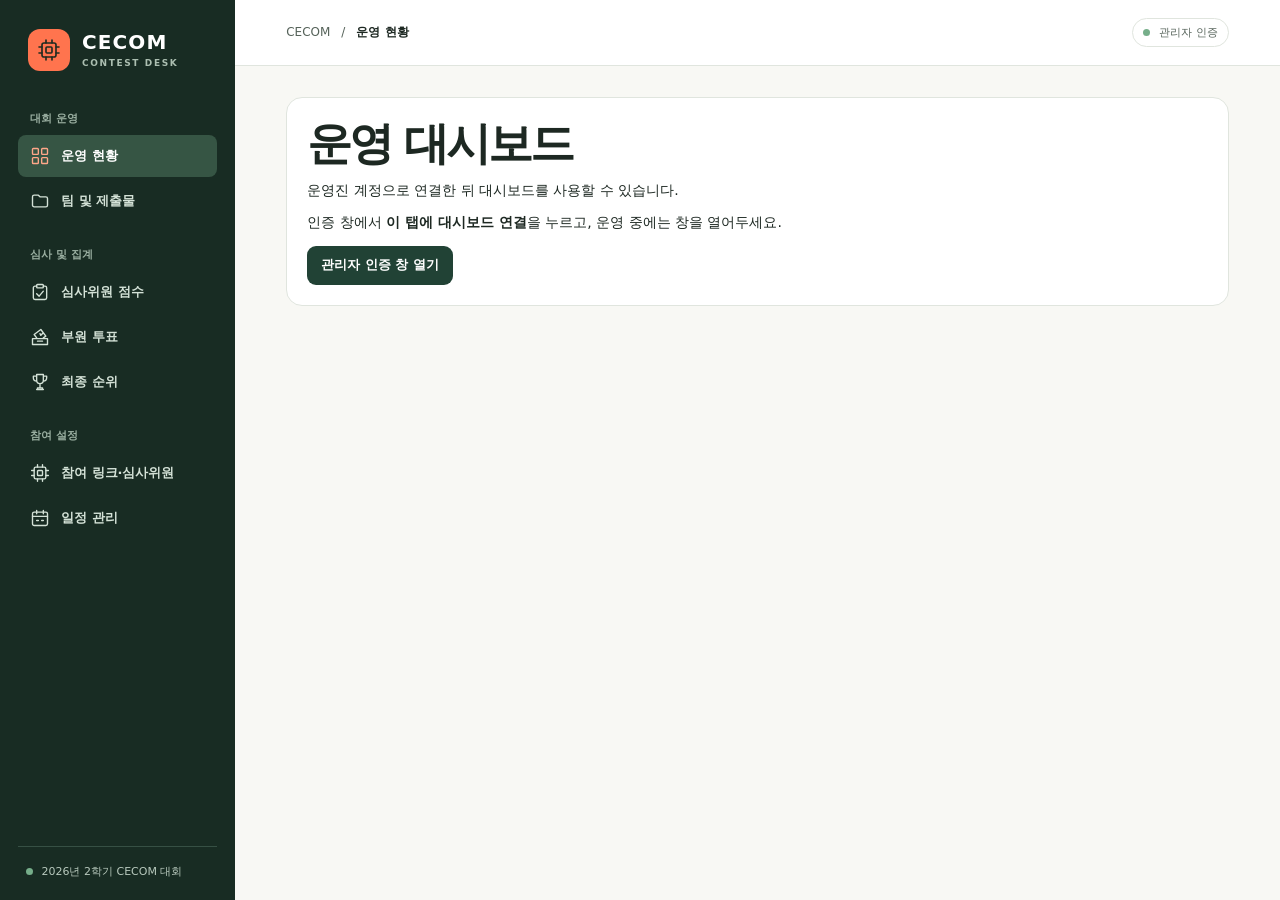
<file: docs/dashboard/index.html>
<!doctype html>
<html lang="ko">
<head>
  <meta charset="utf-8">
  <meta name="viewport" content="width=device-width, initial-scale=1">
  <meta name="description" content="CECOM 아두이노로 쓸데없는 물건 만들기 대회 운영 대시보드">
  <meta name="referrer" content="no-referrer">
  <meta http-equiv="Content-Security-Policy" content="default-src 'none'; script-src 'self'; style-src 'self'; img-src 'self' data:; base-uri 'none'; form-action 'none'">
  <title>CECOM 대회 운영 대시보드</title>
  <link rel="stylesheet" href="./style.css?v=8641dabe55f3">
  <script type="module" src="./app.js?v=20210d24bc4e"></script>
</head>
<body>
  <svg class="symbols" xmlns="http://www.w3.org/2000/svg">
    <symbol id="chip" viewBox="0 0 24 24"><rect x="5" y="5" width="14" height="14" rx="2"/><rect x="9" y="9" width="6" height="6" rx="1"/><path d="M9 2v3m6-3v3M9 19v3m6-3v3M2 9h3m-3 6h3m14-6h3m-3 6h3"/></symbol>
    <symbol id="grid" viewBox="0 0 24 24"><rect x="3" y="3" width="7" height="7" rx="1"/><rect x="14" y="3" width="7" height="7" rx="1"/><rect x="3" y="14" width="7" height="7" rx="1"/><rect x="14" y="14" width="7" height="7" rx="1"/></symbol>
    <symbol id="folder" viewBox="0 0 24 24"><path d="M3 7a2 2 0 0 1 2-2h5l2 2h7a2 2 0 0 1 2 2v8a2 2 0 0 1-2 2H5a2 2 0 0 1-2-2Z"/></symbol>
    <symbol id="clipboard" viewBox="0 0 24 24"><rect x="8" y="3" width="8" height="4" rx="1"/><path d="M8 5H6a2 2 0 0 0-2 2v12a2 2 0 0 0 2 2h12a2 2 0 0 0 2-2V7a2 2 0 0 0-2-2h-2M8 14l3 3 5-6"/></symbol>
    <symbol id="vote" viewBox="0 0 24 24"><path d="M8 13 5 9l8-6 6 8-3 2m-13 1h18v7H3zm6 3h6m-3-9 1 2 3-3"/></symbol>
    <symbol id="trophy" viewBox="0 0 24 24"><path d="M8 3h8v7a4 4 0 0 1-8 0zm0 2H4v2a4 4 0 0 0 4 4m8-6h4v2a4 4 0 0 1-4 4m-4 3v5m-4 2h8m-7 0v-2h6v2"/></symbol>
    <symbol id="calendar" viewBox="0 0 24 24"><rect x="3" y="5" width="18" height="16" rx="2"/><path d="M16 3v4M8 3v4M3 10h18m-13 5h2m4 0h2"/></symbol>
    <symbol id="plus" viewBox="0 0 24 24"><path d="M12 5v14M5 12h14"/></symbol>
    <symbol id="arrow" viewBox="0 0 24 24"><path d="M5 12h14m-6-6 6 6-6 6"/></symbol>
    <symbol id="file" viewBox="0 0 24 24"><path d="M6 3h8l4 4v14H6zm8 0v5h4m-9 5h6m-6 4h6"/></symbol>
    <symbol id="play" viewBox="0 0 24 24"><rect x="3" y="5" width="18" height="14" rx="3"/><path d="m10 9 5 3-5 3z"/></symbol>
    <symbol id="close" viewBox="0 0 24 24"><path d="m6 6 12 12m0-12L6 18"/></symbol>
  </svg>
  <div class="layout">
    <aside class="sidebar">
      <a class="brand" href="#overview"><span class="brand-mark"><svg><use href="#chip"/></svg></span><span><strong>CECOM</strong><small>CONTEST DESK</small></span></a>
      <nav aria-label="대시보드 메뉴">
        <p>대회 운영</p>
        <a href="#overview" data-view="overview"><svg><use href="#grid"/></svg>운영 현황</a>
        <a href="#teams" data-view="teams"><svg><use href="#folder"/></svg>팀 및 제출물</a>
        <p>심사 및 집계</p>
        <a href="#judging" data-view="judging"><svg><use href="#clipboard"/></svg>심사위원 점수</a>
        <a href="#votes" data-view="votes"><svg><use href="#vote"/></svg>부원 투표</a>
        <a href="#ranking" data-view="ranking"><svg><use href="#trophy"/></svg>최종 순위</a>
        <p>참여 설정</p>
        <a href="#participation" data-view="participation"><svg><use href="#chip"/></svg>참여 링크·심사위원</a>
        <a href="#settings" data-view="settings"><svg><use href="#calendar"/></svg>일정 관리</a>
      </nav>
      <div class="sidebar-foot"><span></span> 2026년 2학기 CECOM 대회</div>
    </aside>
    <div class="workspace">
      <header class="top"><div><span>CECOM</span><span class="slash">/</span><strong id="crumb">운영 현황</strong></div><button class="sync" id="refresh" type="button"><i></i><span id="sync-text">불러오는 중</span></button></header>
      <main id="main" aria-busy="true"><div class="loading">대시보드를 불러오는 중입니다.</div></main>
    </div>
  </div>
  <dialog id="dialog"><div id="dialog-content"></div></dialog>
  <div id="toast" role="status" aria-live="polite"></div>
</body>
</html>
</file>
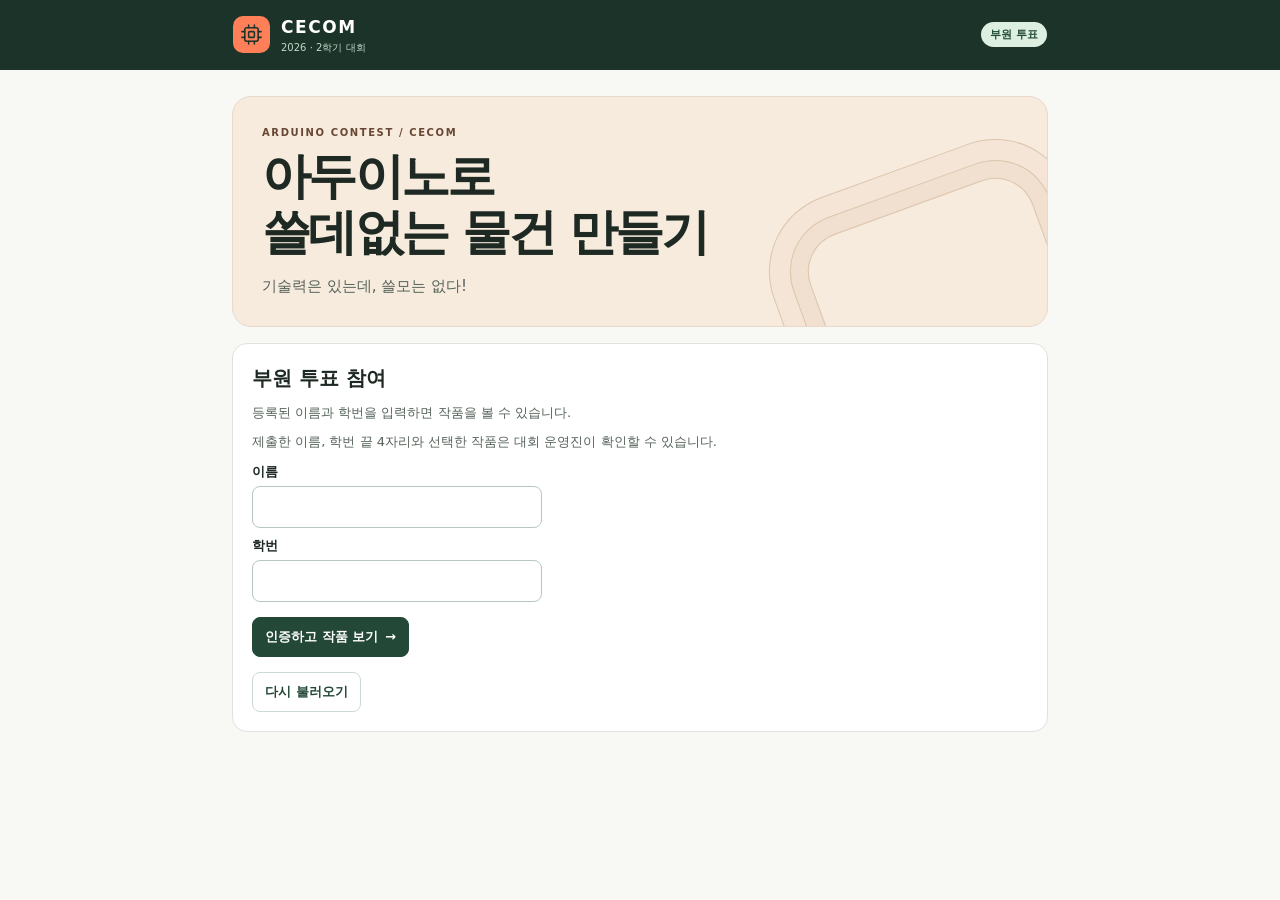
<file: docs/vote/index.html>
<!doctype html>
<html lang="ko">
<head>
  <meta charset="utf-8">
  <meta name="viewport" content="width=device-width, initial-scale=1">
  <meta name="description" content="CECOM 아두이노로 쓸데없는 물건 만들기 대회 부원 투표">
  <meta name="referrer" content="no-referrer">
  <meta http-equiv="Content-Security-Policy" content="default-src 'none'; script-src 'self'; style-src 'self'; connect-src https://cecom-arduino-contest-26-vote.calmhinny34.chatgpt.site; base-uri 'none'; form-action 'none'">
  <title>부원 투표 · CECOM 아두이노 대회</title>
  <link rel="stylesheet" href="./style.css">
  <script type="module" src="./app.js"></script>
</head>
<body data-role="vote">
  <header><div class="bar"><div class="brand"><span class="chip" aria-hidden="true"><svg viewBox="0 0 24 24"><rect x="5" y="5" width="14" height="14" rx="2"/><rect x="9" y="9" width="6" height="6" rx="1"/><path d="M9 2v3m6-3v3M9 19v3m6-3v3M2 9h3m-3 6h3m14-6h3m-3 6h3"/></svg></span><div><strong>CECOM</strong><small>2026 · 2학기 대회</small></div></div><span class="tag">부원 투표</span></div></header>
  <main>
    <section class="hero"><p class="eyebrow">ARDUINO CONTEST / CECOM</p><h1>아두이노로<br>쓸데없는 물건 만들기</h1><p>기술력은 있는데, 쓸모는 없다!</p></section>
    <section id="entry" class="panel">
      <h2 id="entry-title">부원 투표 참여</h2>
      <p id="entry-help" class="muted">부원 인증을 준비하고 있습니다.</p>
      <p class="muted">제출한 이름, 학번 끝 4자리와 선택한 작품은 대회 운영진이 확인할 수 있습니다.</p>
      <form id="gate" method="post" autocomplete="off" hidden>
        <label for="voter-name">이름</label>
        <div class="gate-row"><input id="voter-name" name="voterName" type="text" maxlength="50" required></div>
        <label for="student-id">학번</label>
        <div class="gate-row"><input id="student-id" name="studentId" type="password" inputmode="numeric" pattern="[0-9]{7,12}" minlength="7" maxlength="12" required></div>
        <div class="vote-action"><button>인증하고 작품 보기 <span aria-hidden="true">→</span></button></div>
      </form>
      <button id="entry-reload" type="button" class="secondary" hidden>다시 불러오기</button>
      <p id="entry-error" class="error" role="alert"></p>
    </section>
    <div id="content" hidden></div>
    <div id="notice" role="status" aria-live="polite"></div>
  </main>
</body>
</html>
</file>
<file: docs/dashboard/style.css>
:root{--paper:#f8f8f4;--white:#fff;--ink:#1d2822;--muted:#56635a;--line:#e0e5de;--green:#214235;--mint:#e5f1e9;--orange:#ff744e;--apricot:#fff0e8;--dark:#182c23;--radius:16px;font-family:"Pretendard","Noto Sans KR","Apple SD Gothic Neo","Malgun Gothic",system-ui,sans-serif;color:var(--ink);background:var(--paper);font-size:14px}
*{box-sizing:border-box}body{margin:0}a{color:inherit;text-decoration:none}button,input,select{font:inherit}button{cursor:pointer}button:disabled{opacity:.55;cursor:wait}svg{width:20px;height:20px;stroke:currentColor;stroke-width:1.65;stroke-linecap:round;stroke-linejoin:round;fill:none;vertical-align:middle}.symbols{position:absolute;width:0;height:0;overflow:hidden}
.layout{display:grid;grid-template-columns:235px minmax(0,1fr);min-height:100vh}.sidebar{position:sticky;top:0;height:100vh;background:var(--dark);color:#d4e2d7;padding:29px 18px 21px;display:flex;flex-direction:column}.brand{display:flex;align-items:center;gap:12px;padding:0 10px;margin-bottom:40px;color:#fff}.brand-mark{width:42px;height:42px;display:grid;place-items:center;background:var(--orange);color:#202b21;border-radius:12px}.brand-mark svg{width:24px;height:24px}.brand strong,.brand small{display:block}.brand strong{letter-spacing:.055em;font-size:20px;line-height:1.05}.brand small{font-size:9px;letter-spacing:.18em;color:#acbfb1;margin-top:5px;font-weight:750}
nav p{margin:0 12px 9px;font-size:11px;font-weight:700;color:#9aafa1}nav a{display:flex;align-items:center;gap:11px;margin:3px 0;padding:11px 12px;border-radius:8px;font-weight:650;font-size:13px;min-height:42px}nav a:hover{background:#294236}nav a[aria-current=page]{background:#365544;color:white}nav a[aria-current=page] svg{color:#ffa789}nav p:not(:first-child){margin-top:25px}.sidebar-foot{margin-top:auto;padding:17px 8px 0;border-top:1px solid #365044;font-size:11px;color:#b8c9bd}.sidebar-foot span,.sync i{display:inline-block;width:7px;height:7px;border-radius:50%;background:#76ae8a;margin-right:5px}
.top{height:66px;background:#fff;display:flex;align-items:center;justify-content:space-between;gap:12px;padding:0 clamp(22px,4vw,57px);border-bottom:1px solid var(--line);font-size:12px}.top span{color:var(--muted)}.slash{margin:0 11px;color:#818b81}.sync{display:inline-flex;align-items:center;gap:4px;border:1px solid var(--line);background:white;border-radius:20px;padding:6px 10px;font-size:11px;white-space:nowrap}.sync.error i{background:#ce633d}.sync:hover{border-color:#90a59a}
main{max-width:1400px;margin:0 auto;padding:31px clamp(22px,4vw,57px) 48px}.hero{position:relative;overflow:hidden;background:#f7ebdd;border:1px solid #eadcca;border-radius:20px;padding:28px 30px;min-height:235px;isolation:isolate;display:flex;align-items:center}.hero-content{position:relative;z-index:1}.eyebrow{display:flex;align-items:center;gap:8px;margin:0 0 13px;font-size:10px;letter-spacing:.12em;font-weight:850;color:#4a5c4b}.eyebrow span{background:#ffded0;color:#81361f;border-radius:30px;padding:5px 8px;letter-spacing:.08em}h1,h2,h3,p{margin-top:0}h1{font-size:clamp(27px,3.5vw,48px);line-height:1.15;letter-spacing:-.065em;margin-bottom:12px;word-break:keep-all}.hero p.desc{color:#505c4e;margin:0;line-height:1.65;max-width:445px;word-break:keep-all}.hero-art{position:absolute;right:3.5%;top:50%;transform:translateY(-50%);width:38%;height:auto;max-height:100%;stroke-width:1.3}.hero .button{margin-top:19px}
.metrics{display:grid;grid-template-columns:repeat(4,minmax(0,1fr));gap:13px;margin:17px 0}.metric,.panel{background:white;border:1px solid var(--line);border-radius:var(--radius)}.metric{padding:15px 16px}.metric-top{display:flex;align-items:center;gap:8px;font-size:12px;font-weight:750;color:var(--muted)}.icon-box{display:inline-grid;place-items:center;width:32px;height:32px;border-radius:9px;background:var(--mint);color:var(--green);flex:none}.icon-box svg{width:17px;height:17px}.icon-box.orange{background:var(--apricot);color:#9a4729}.metric strong{display:block;margin:7px 0 2px;font-size:27px;letter-spacing:-.06em}.metric small,.subtle{color:var(--muted);font-size:12px;line-height:1.55}.overview-bottom{display:grid;grid-template-columns:minmax(0,1.85fr) minmax(246px,1fr);gap:15px}.panel{padding:20px;min-width:0}.panel-head,.view-head{display:flex;justify-content:space-between;align-items:flex-start;gap:13px}.panel-head h2,.view-head h1{margin-bottom:5px}.panel h2{font-size:17px;letter-spacing:-.035em}.panel h3{font-size:15px;margin:0 0 8px}.view-head{margin:3px 0 21px;align-items:center}.view-head h1{font-size:34px}.view-head p,.panel-head p{margin-bottom:0}.view-head .eyebrow{margin-bottom:8px}.space{margin-bottom:15px}
.button{display:inline-flex;align-items:center;justify-content:center;gap:7px;border:1px solid transparent;border-radius:9px;min-height:39px;padding:8px 13px;font-weight:750;font-size:13px;white-space:nowrap;background:var(--green);color:#fff}.button:hover{background:#315a48}.button svg{width:16px;height:16px}.button.secondary{background:white;color:var(--ink);border-color:var(--line)}.button.secondary:hover{background:#f1f6f1}.button.text{background:transparent;color:var(--green);padding:3px 0;min-height:28px;border:none}.button.text:hover{text-decoration:underline}.button.danger{background:#fff0ed;color:#a23825}.button.danger:hover{background:#ffe0d7}.button.small{padding:5px 9px;min-height:32px;font-size:12px}.empty{display:grid;justify-items:center;text-align:center;gap:7px;padding:31px 10px 16px;color:var(--muted)}.empty strong{color:var(--ink)}.empty p{margin:0;font-size:12px;line-height:1.6}.empty .button{margin-top:4px}.empty-icon{display:grid;place-items:center;width:46px;height:46px;border-radius:13px;background:var(--mint);color:var(--green);margin-bottom:2px}.empty-icon svg{width:23px;height:23px}
.schedule{display:grid;gap:12px;margin-top:13px}.event{display:flex;align-items:flex-start;gap:10px;padding:11px 0 0;border-top:1px solid var(--line)}.event strong{display:block;margin:0 0 3px;font-size:13px}.event span.subtle{display:block}.legend,.actions,.badges{display:flex;gap:8px;align-items:center;flex-wrap:wrap}.legend{margin-top:16px}.badge{display:inline-flex;align-items:center;gap:5px;font-size:11px;font-weight:750;white-space:nowrap;background:#eef1ed;color:#465348;padding:4px 7px;border-radius:20px}.badge.good{background:#e4f3e9;color:#215f41}.badge.warn{background:#fff0e0;color:#874927}.badge .dot{width:6px;height:6px;background:currentColor;border-radius:50%}.table-wrap{overflow:auto;margin-top:11px}table{border-collapse:collapse;width:100%;text-align:left;font-size:13px}th{background:#f1f4ef;color:#4a594f;font-weight:750;white-space:nowrap}th,td{padding:11px 10px;border-bottom:1px solid var(--line)}tbody tr:last-child td{border-bottom:0}td strong,td small{display:block}td small{margin-top:3px;color:var(--muted);font-size:11px}.score{font-variant-numeric:tabular-nums;font-weight:800;color:var(--green);white-space:nowrap}.numeric{font-variant-numeric:tabular-nums;white-space:nowrap}.mini-links{display:flex;gap:5px;flex-wrap:wrap}
.team-grid{display:grid;grid-template-columns:repeat(auto-fit,minmax(min(100%,285px),1fr));gap:13px}.team-card h2{font-size:19px;margin:11px 0 5px;overflow-wrap:anywhere}.team-card p{overflow-wrap:anywhere}.team-card .actions{margin-top:15px}.team-card .topline{display:flex;justify-content:space-between;align-items:center;gap:8px}.summary{display:flex;gap:12px;align-items:center;flex-wrap:wrap;margin:0 0 15px;padding:13px 15px;background:var(--mint);color:#284f3b;border-radius:11px;font-size:13px;line-height:1.6}.rubric{display:grid;grid-template-columns:repeat(5,minmax(0,1fr));gap:10px;margin:0;padding:0;list-style:none}.rubric li{border:1px solid var(--line);border-radius:10px;padding:12px;font-size:13px;font-weight:700;line-height:1.45}.rubric small{display:block;color:var(--muted);margin-top:4px}.review-list{margin-top:11px}.review-list td{font-size:12px}.review-list th{font-size:11px}.form-grid{display:grid;grid-template-columns:repeat(2,minmax(0,1fr));gap:14px}.full{grid-column:1/-1}label{display:grid;gap:5px;font-size:13px;font-weight:700}label small{color:var(--muted);font-weight:400}input,select{min-width:0;width:100%;border:1px solid #c9d4ca;border-radius:8px;color:var(--ink);background:white;padding:9px 10px;min-height:40px}.form-actions{display:flex;flex-wrap:wrap;gap:8px;justify-content:flex-end;margin-top:19px}.error-text{color:#a23825;font-size:12px;line-height:1.5;margin:10px 0 0}.field-note{margin:9px 0 0}.setting-panel{max-width:690px}.top-result{display:flex;gap:8px;align-items:center;margin-bottom:12px}.top-result h2{margin:0}.calc-detail{margin:13px 0 0;color:var(--muted);font-size:12px;line-height:1.7}
dialog{border:1px solid var(--line);border-radius:17px;padding:23px;width:min(540px,calc(100% - 28px));max-height:calc(100dvh - 30px);color:var(--ink);box-shadow:0 18px 70px #1a2d2333}dialog::backdrop{background:#182c2375}.dialog-head{display:flex;align-items:flex-start;justify-content:space-between;gap:10px;margin-bottom:12px}.dialog-head h2{font-size:21px;margin:0}.close{background:white;border:1px solid var(--line);border-radius:7px;padding:5px;color:var(--ink);line-height:1}.close svg{width:17px;height:17px}.dialog-note{color:var(--muted);font-size:12px;margin-bottom:14px;line-height:1.6}#toast{display:none;position:fixed;bottom:19px;right:19px;max-width:calc(100% - 38px);z-index:3;background:var(--dark);color:white;padding:12px 16px;border-radius:10px;box-shadow:0 8px 22px #0002}#toast.visible{display:block}.loading{padding:30px;text-align:center;color:var(--muted)}:focus-visible{outline:3px solid #c95633;outline-offset:3px}
@media(max-width:1050px){.hero-art{right:0;width:34%;opacity:.85}.layout{grid-template-columns:191px minmax(0,1fr)}.sidebar{padding-inline:12px}}
@media(max-width:800px){.layout{display:block}.sidebar{position:static;height:auto;padding:10px 16px;display:block}.brand{margin:0 0 9px;padding:0}.brand-mark{width:34px;height:34px}.brand strong{font-size:17px}.brand small{font-size:8px}nav{display:flex;flex-wrap:wrap;gap:2px}nav p,.sidebar-foot{display:none}nav a{min-height:32px;padding:5px 8px;margin:0;font-size:12px;gap:4px}nav svg{width:15px;height:15px}.top{height:49px}main{padding-top:20px}.hero{min-height:208px}}
@media(max-width:575px){main{padding-inline:13px}.top{padding-inline:14px}.hero{padding:21px 17px;min-height:207px}.hero-art{right:-23px;top:67%;opacity:.29;width:41%}.hero .desc{font-size:12px}.metrics{grid-template-columns:repeat(2,minmax(0,1fr));gap:8px;margin:11px 0}.metric{padding:10px}.metric strong{font-size:23px}.overview-bottom,.form-grid{grid-template-columns:1fr}.rubric{grid-template-columns:repeat(2,minmax(0,1fr))}.panel{padding:14px}.view-head h1{font-size:27px}.view-head{align-items:flex-start}.hero h1{font-size:31px}.button{white-space:normal}}

textarea{display:block;width:100%;resize:vertical;min-height:90px;padding:9px 10px;border:1px solid #c7d2c9;border-radius:8px;font:inherit;color:inherit;background:white}

input[name="removeDoc"]{width:auto;min-height:0;vertical-align:middle;margin:5px 4px 0 0}
</file>
<file: docs/vote/style.css>
:root{font:15px/1.55 system-ui,"Apple SD Gothic Neo","Malgun Gothic",sans-serif;color:#1d2922;background:#f8f8f4;--dark:#1b3328;--green:#234837;--orange:#ff8058;--line:#dde4db;--muted:#556259;--mint:#e6f1e8}
*{box-sizing:border-box}body{margin:0}header{background:var(--dark);color:white}.bar{max-width:860px;margin:auto;padding:14px 23px;display:flex;align-items:center;justify-content:space-between;gap:12px}.brand{display:flex;align-items:center;gap:11px}.brand strong,.brand small{display:block}.brand strong{letter-spacing:.09em;font-size:17px}.brand small{font-size:10px;color:#c3d7c9}.chip{background:var(--orange);color:var(--dark);border-radius:10px;padding:7px;display:flex}.chip svg{width:23px;height:23px;fill:none;stroke:currentColor;stroke-width:1.6;stroke-linecap:round}.tag,.state{border-radius:24px;padding:4px 9px;font-size:11px;font-weight:750;white-space:nowrap;background:#ddefe1;color:#224b35}.state.warn{background:#fff0dc;color:#7e401b}
main{max-width:860px;margin:auto;padding:26px 22px 46px}.hero{background:#f7ebdd;border:1px solid #e8d9ca;padding:28px 29px;border-radius:19px;margin-bottom:16px;position:relative;overflow:hidden}.hero:after{content:"";width:235px;height:235px;border:1px solid #dcc5ad;border-radius:40px;position:absolute;right:-20px;bottom:-111px;transform:rotate(-20deg);box-shadow:0 0 0 17px #f1e0cf,0 0 0 18px #dcc5ad,0 0 0 38px #f4e5d6,0 0 0 39px #dcc5ad;pointer-events:none}.hero>*{position:relative;z-index:1}.eyebrow{font-size:10px;letter-spacing:.16em;font-weight:850;color:#684734}h1,h2,h3,p{margin:0 0 9px}h1{font-size:clamp(27px,5.4vw,49px);line-height:1.14;letter-spacing:-.055em;word-break:keep-all}.hero p:last-child{color:var(--muted);margin:14px 0 0}.panel{background:white;border:1px solid var(--line);border-radius:15px;padding:19px;margin-bottom:12px}.panel h2{font-size:20px}.panel h3{font-size:17px;overflow-wrap:anywhere}.muted{color:var(--muted);font-size:13px}.gate-row,.actions,.line{display:flex;gap:8px;align-items:center;flex-wrap:wrap}.line{justify-content:space-between}.gate-row input{width:min(100%,290px)}label{display:block;font-weight:720;font-size:13px;margin:8px 0 4px}input,button{font:inherit}input{border:1px solid #b9c8bd;border-radius:8px;padding:8px 10px;min-height:42px;max-width:100%}button,.link{background:var(--green);color:white;border:1px solid var(--green);border-radius:8px;padding:8px 12px;min-height:40px;cursor:pointer;font-size:13px;font-weight:720;text-decoration:none;display:inline-flex;align-items:center;gap:7px}button:hover,.link:hover{filter:brightness(1.12)}button.secondary,.link{background:white;color:var(--green);border-color:#cbd9ce}button:disabled{opacity:.55;cursor:wait}.error{color:#9b2f25;font-size:13px;margin:8px 0 0}.error:empty{display:none}.summary{background:var(--mint);border-radius:12px;padding:13px 15px;margin-bottom:13px}.summary p:last-child{margin:0}.grid{display:grid;grid-template-columns:repeat(2,minmax(0,1fr));gap:11px}.grid .panel{margin-bottom:0}.work{margin-bottom:11px;overflow-wrap:anywhere}.scores{display:grid;grid-template-columns:repeat(2,minmax(0,1fr));gap:3px 10px;margin:9px 0 13px}.scores label{margin:0}.scores input{display:block;width:100%;margin-top:3px}.pick{margin-top:13px;display:flex;gap:7px;align-items:center}.pick input{min-height:auto;accent-color:var(--green)}.vote-action{padding:15px 0}.vote-action p{margin-top:8px}#notice:not(:empty){position:fixed;right:16px;bottom:16px;max-width:calc(100% - 32px);border-radius:8px;background:var(--dark);color:#fff;padding:9px 13px;z-index:2}:focus-visible{outline:3px solid #c35c39;outline-offset:3px}
@media(max-width:585px){main{padding:15px 13px 32px}.hero{padding:21px 16px}.hero:after{right:-132px}.panel{padding:14px}.grid{grid-template-columns:1fr}.gate-row input{flex:1;min-width:0}.bar{padding-inline:13px}}

.gate-row select{font:inherit;border:1px solid #b9c8bd;border-radius:8px;padding:8px 10px;min-height:42px;max-width:100%;width:min(100%,290px)}
</file>
